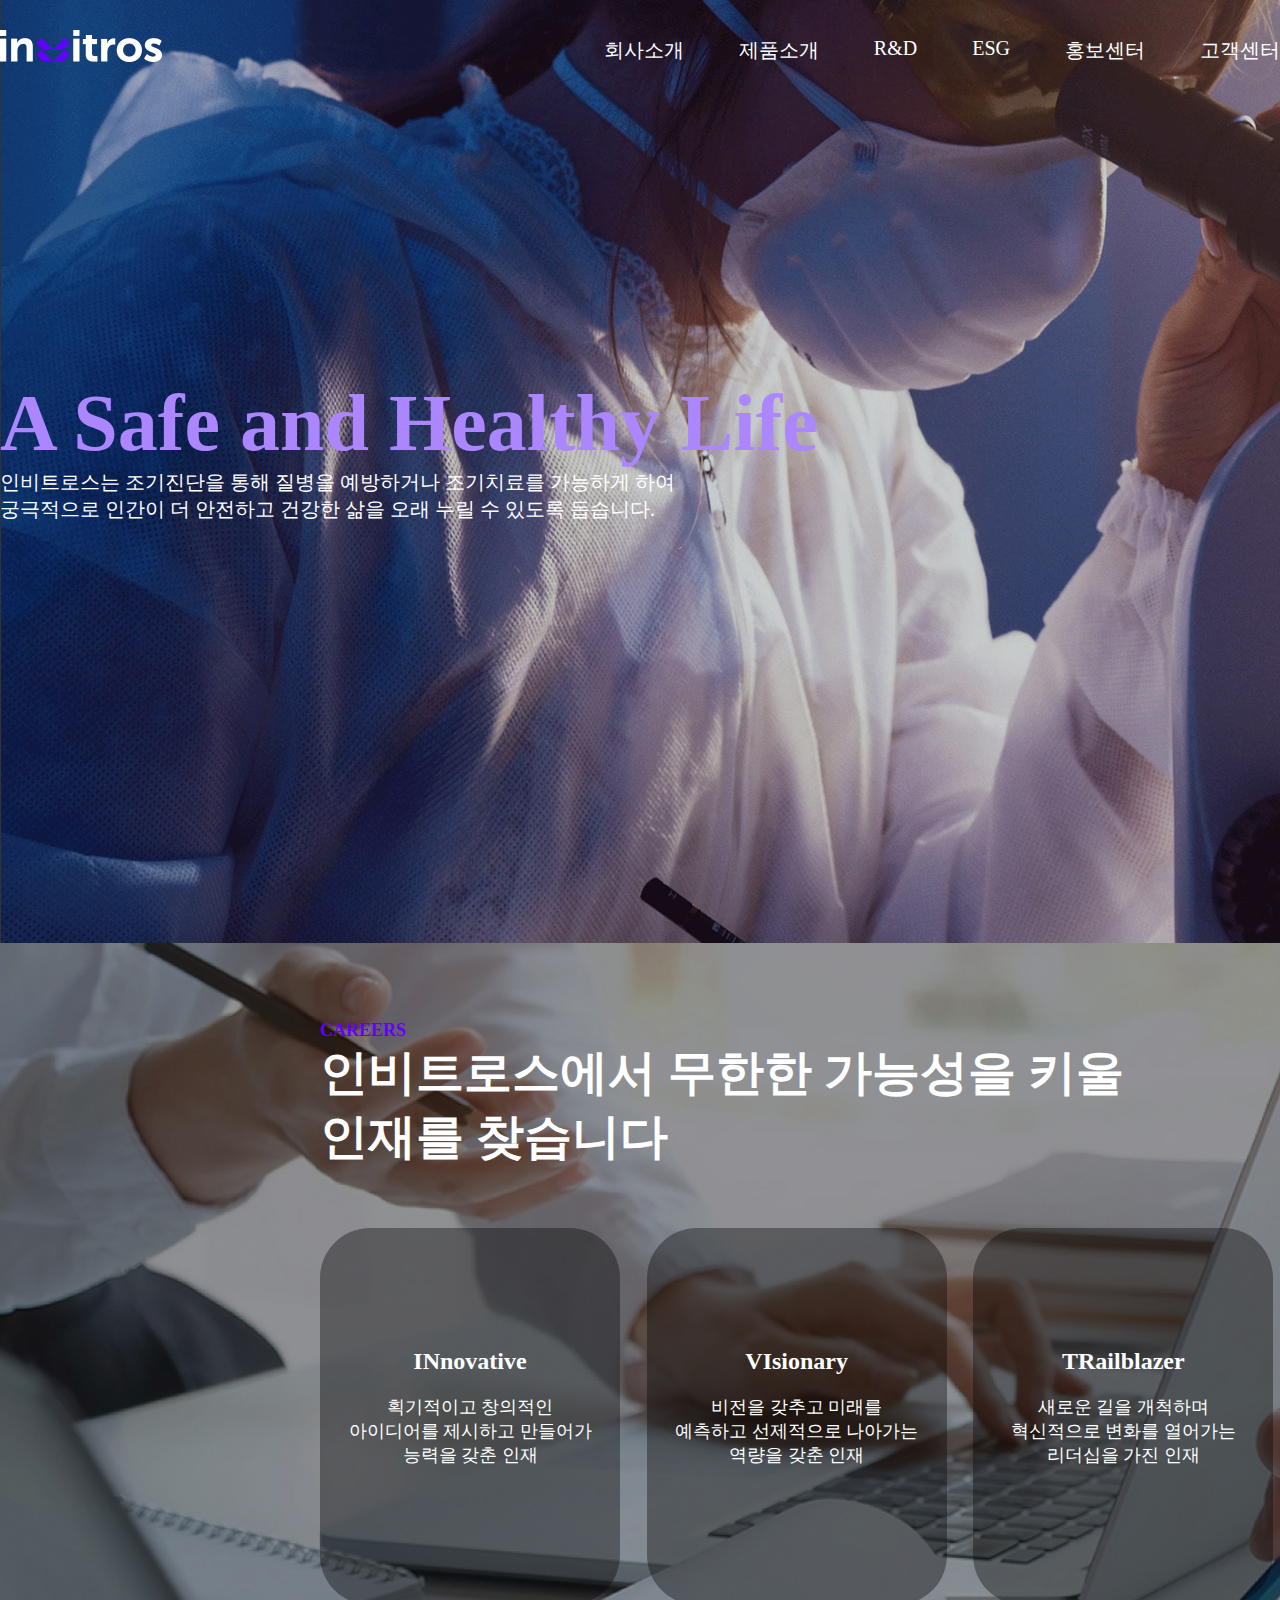
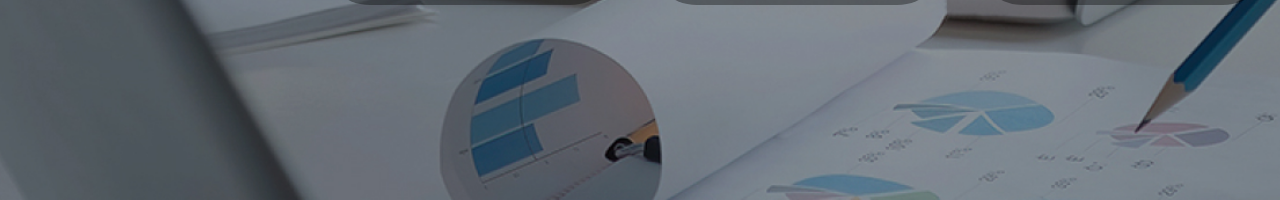
<file: 인비트로스/index.html>
<!DOCTYPE html>
<html lang="ko">
<head>
    <meta charset="UTF-8">
    <meta name="viewport" content="width=device-width, initial-scale=1.0">
    <title>인비트로스</title>
    <link rel="stylesheet" href="css/1.css" />
</head>
<body>
    <div class="header">
        <h1>
            <a href="#">
                <img src="img/인비트로스-로고.png" alt="로고" />
            </a>
        </h1>
        <div class="nav">
            <ul>
                <li><a href="#">회사소개</a></li>
                <li><a href="#">제품소개</a></li>
                <li><a href="#">R&D</a></li>
                <li><a href="#">ESG</a></li>
                <li><a href="#">홍보센터</a></li>
                <li><a href="#">고객센터</a></li>
            </ul>
        </div>
    </div> <!-- .header end -->

    <div class="jaemok">
        <img src="img/헤더배경.png" alt="연구원" />
        <div>
            <h1>A Safe and Healthy Life</h1>
            <p>인비트로스는 조기진단을 통해 질병을 예방하거나 조기치료를 가능하게 하여<br/>
                궁극적으로 인간이 더 안전하고 건강한 삶을 오래 누릴 수 있도록 돕습니다.</p>
        </div> 
    </div> <!-- .jaemok end -->

    <div class="text">
        <div class="title_text">
            <strong class="first">CAREERS</strong>
            <h1>인비트로스에서 무한한 가능성을 키울<br/>
                인재를 찾습니다</h1>
            <div class="item_wrap">
                <div class="item_text">
                    <strong>INnovative</strong>
                    <p>획기적이고 창의적인<br/>
                        아이디어를 제시하고 만들어가<br/>
                        능력을 갖춘 인재</p>
                </div>
                <div class="item_text">
                    <strong>VIsionary</strong>
                    <p>비전을 갖추고 미래를<br/>
                        예측하고 선제적으로 나아가는<br/>
                        역량을 갖춘 인재</p>
                </div>
                <div class="item_text">
                    <strong>TRailblazer</strong>
                    <p>새로운 길을 개척하며<br/>
                        혁신적으로 변화를 열어가는<br/>
                        리더십을 가진 인재</p>
                </div>
                <div class="item_text">
                    <strong>Open-minded<br/>
                            Synthesizer</strong>
                    <p>획다양한 아이디어를 받아들이고<br/>
                        조율하는 마인드를 갖춘 인재</p>
                </div> <!-- .item_text end -->
            </div> <!-- .item_wrap end -->
        </div> <!-- .title_text end -->
    </div> <!-- .car end -->

</body>
</html>
</file>
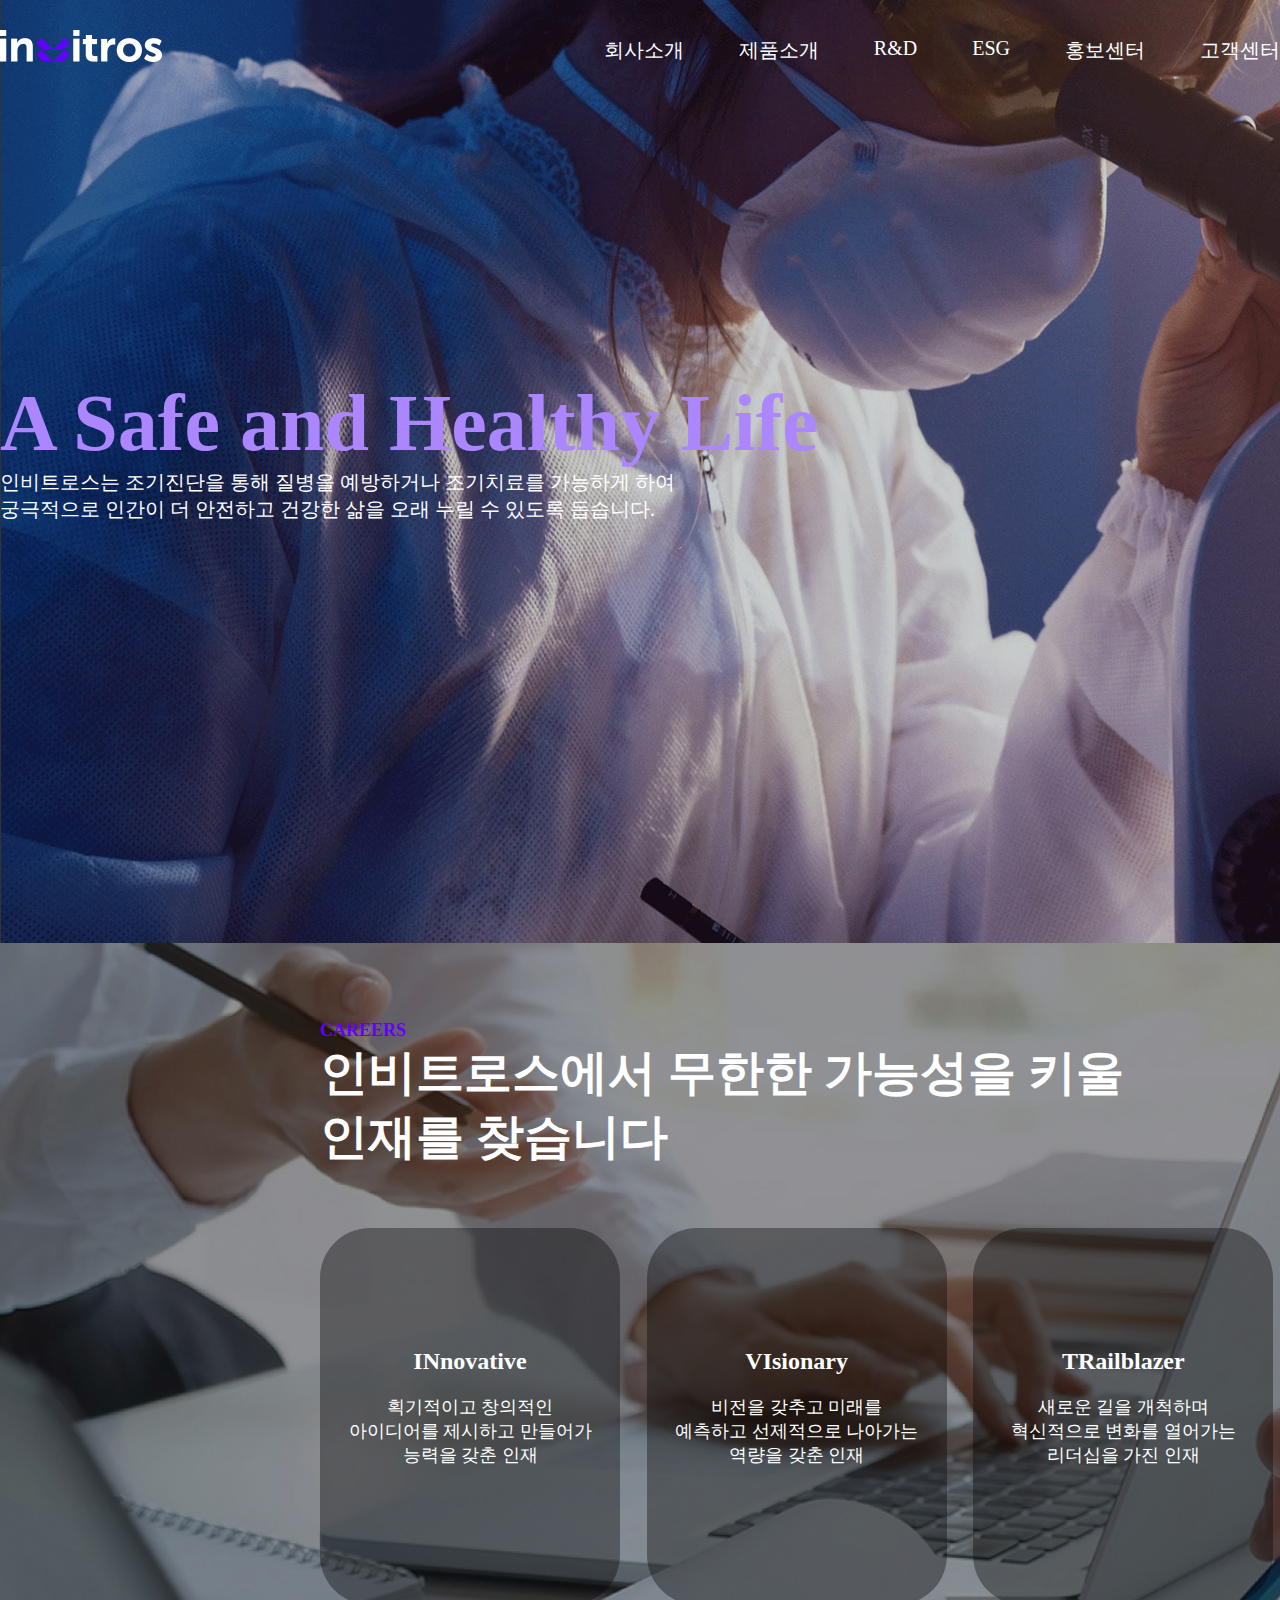
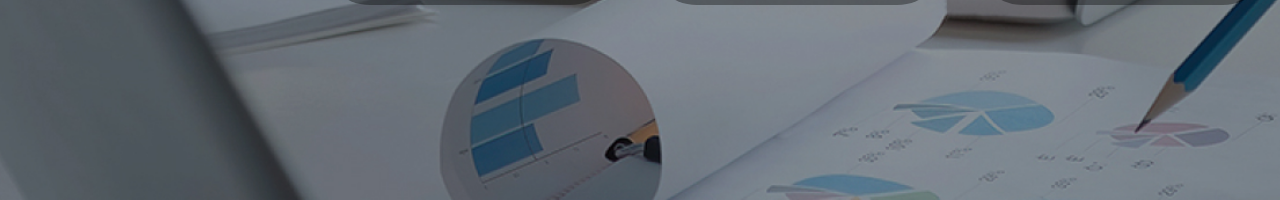
<file: 인비트로스/인비트로스.html>
<!DOCTYPE html>
<html lang="ko">
<head>
    <meta charset="UTF-8">
    <meta name="viewport" content="width=device-width, initial-scale=1.0">
    <title>인비트로스</title>
    <link rel="stylesheet" href="css/1.css" />
</head>
<body>
    <div class="header">
        <h1>
            <a href="#">
                <img src="img/인비트로스-로고.png" alt="로고" />
            </a>
        </h1>
        <div class="nav">
            <ul>
                <li><a href="#">회사소개</a></li>
                <li><a href="#">제품소개</a></li>
                <li><a href="#">R&D</a></li>
                <li><a href="#">ESG</a></li>
                <li><a href="#">홍보센터</a></li>
                <li><a href="#">고객센터</a></li>
            </ul>
        </div>
    </div> <!-- .header end -->

    <div class="jaemok">
        <img src="img/헤더배경.png" alt="연구원" />
        <div>
            <h1>A Safe and Healthy Life</h1>
            <p>인비트로스는 조기진단을 통해 질병을 예방하거나 조기치료를 가능하게 하여<br/>
                궁극적으로 인간이 더 안전하고 건강한 삶을 오래 누릴 수 있도록 돕습니다.</p>
        </div> 
    </div> <!-- .jaemok end -->

    <div class="text">
        <div class="title_text">
            <strong class="first">CAREERS</strong>
            <h1>인비트로스에서 무한한 가능성을 키울<br/>
                인재를 찾습니다</h1>
            <div class="item_wrap">
                <div class="item_text">
                    <strong>INnovative</strong>
                    <p>획기적이고 창의적인<br/>
                        아이디어를 제시하고 만들어가<br/>
                        능력을 갖춘 인재</p>
                </div>
                <div class="item_text">
                    <strong>VIsionary</strong>
                    <p>비전을 갖추고 미래를<br/>
                        예측하고 선제적으로 나아가는<br/>
                        역량을 갖춘 인재</p>
                </div>
                <div class="item_text">
                    <strong>TRailblazer</strong>
                    <p>새로운 길을 개척하며<br/>
                        혁신적으로 변화를 열어가는<br/>
                        리더십을 가진 인재</p>
                </div>
                <div class="item_text">
                    <strong>Open-minded<br/>
                            Synthesizer</strong>
                    <p>획다양한 아이디어를 받아들이고<br/>
                        조율하는 마인드를 갖춘 인재</p>
                </div> <!-- .item_text end -->
            </div> <!-- .item_wrap end -->
        </div> <!-- .title_text end -->
    </div> <!-- .car end -->

</body>
</html>
</file>
<file: 인비트로스/css/1.css>
@charset "UTF-8";
* {
    margin: 0;
    padding: 0;
}
li {
    list-style: none;
}
a {
    text-decoration: none;
    color: inherit;
}
.header {
    /* background-color: rgb(121, 121, 121); */
    color: #fff;
    width: 1280px;
    height: 100px;
    margin: 0 auto;
    display: flex;
    align-items: center;
    justify-content: space-between;
    position: absolute;
    top: 0;
    left: 50%;
    z-index: 1;
    transform: translate(-50%, 0);
}
.header .nav ul {
    /* background-color: aqua; */
    display: flex;
    gap: 55px;
    font-size: 20px;
}
.jaemok {
    height: 100vh;
    position: relative;
}
.jaemok div {
    /* background-color: aquamarine; */
    width: 1280px;
    position: absolute;
    top: 50%;
    left: 50%;
    transform: translate(-50%, -50%);
}
.jaemok div h1 {
    color: #ab86ff;
    font-size: 80px;
}
.jaemok div p {
    color: #fff;
    font-size: 20px;
}

.text {
    background: url('../img/헤더2.png') center center/ cover no-repeat;
    height: 100vh;
}
.text .title_text {
    /* background-color: #ab86ff; */
    width: 1280px;
    padding-top: 120px;
    padding-left: 320px;
}
.text .item_wrap {
    /* background-color: brown; */
    display: flex;
    align-items: center;
    justify-content: space-between;
    margin-top: 45px;
}
.text .item_text {
    background-color: #0000005a;
    border-radius: 50px;
    color: #fff;
    width: 300px;
    text-align: center;
    padding-top: 120px;
    padding-bottom: 118px;
}
.text .title_text .first {
    color: #6400ff;
    font-size: 18px;
}
.title_text h1 {
    color: #fff;
    font-size: 48px;
}
.item_text strong {
    font-size: 24px;
}
.item_text p {
    font-size: 18px;
    margin: 20px;
}
</file>
